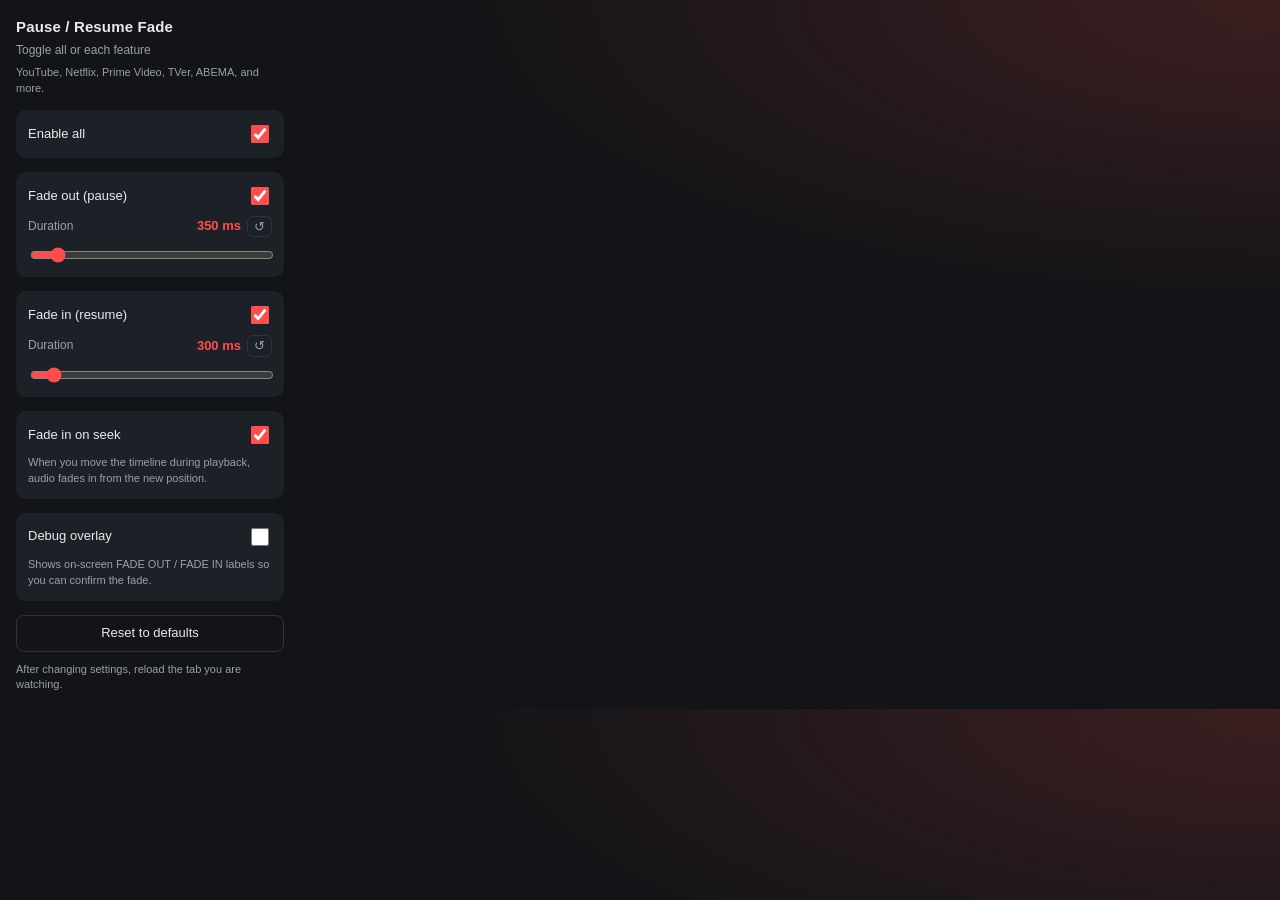
<file: extension/popup.html>
<!DOCTYPE html>
<html>
  <head>
    <meta charset="UTF-8" />
    <meta name="viewport" content="width=device-width, initial-scale=1" />
    <title data-i18n="extName">Pause Resume Audio Fade</title>
    <link rel="stylesheet" href="popup.css" />
  </head>
  <body>
    <header>
      <h1 data-i18n="popupHeading">Pause / Resume Fade</h1>
      <p class="sub" data-i18n="popupSubtitle">Toggle all or each feature</p>
      <p class="sub sites" data-i18n="sitesNote">YouTube, Netflix, Prime Video, TVer, ABEMA, and more.</p>
    </header>

    <aside class="promo" id="macPromo" hidden>
      <button type="button" class="promo-close" id="macPromoClose" aria-label="Dismiss" title="Dismiss">&times;</button>
      <p class="promo-title" data-i18n="promoTitle">Using a Mac?</p>
      <p class="promo-text" data-i18n="promoText">The new Mac app fades audio in every app, not just the browser (macOS 14.2+). Once it's installed, you can turn this extension off.</p>
      <a class="promo-cta" href="https://github.com/Blackphi6/pause-resume-audio-fade-mac/releases/latest" target="_blank" rel="noopener noreferrer" data-i18n="promoCta">Get the Mac app</a>
    </aside>

    <label class="row toggle master">
      <span data-i18n="masterToggle">Enable all</span>
      <input type="checkbox" id="enabled" checked />
    </label>

    <section class="field" id="fadeOutSection">
      <label class="row toggle compact">
        <span data-i18n="fadeOutTitle">Fade out (pause)</span>
        <input type="checkbox" id="fadeOutEnabled" checked />
      </label>
      <span class="label-row">
        <span class="muted" data-i18n="durationLabel">Duration</span>
        <span class="value-group">
          <strong id="fadeOutLabel">350 ms</strong>
          <button type="button" class="reset-one" id="resetFadeOut" aria-label="Reset to defaults" title="Reset to defaults">&#8634;</button>
        </span>
      </span>
      <input type="range" id="fadeOutMs" min="100" max="3000" step="50" value="350" />
    </section>

    <section class="field" id="fadeInSection">
      <label class="row toggle compact">
        <span data-i18n="fadeInTitle">Fade in (resume)</span>
        <input type="checkbox" id="fadeInEnabled" checked />
      </label>
      <span class="label-row">
        <span class="muted" data-i18n="durationLabel">Duration</span>
        <span class="value-group">
          <strong id="fadeInLabel">300 ms</strong>
          <button type="button" class="reset-one" id="resetFadeIn" aria-label="Reset to defaults" title="Reset to defaults">&#8634;</button>
        </span>
      </span>
      <input type="range" id="fadeInMs" min="100" max="3000" step="50" value="300" />
    </section>

    <section class="field" id="seekSection">
      <label class="row toggle compact">
        <span data-i18n="seekTitle">Fade in on seek</span>
        <input type="checkbox" id="seekFadeInEnabled" checked />
      </label>
      <p class="feature-note" data-i18n="seekNote">
        When you move the timeline during playback, audio fades in from the new position.
      </p>
    </section>

    <section class="field" id="debugSection">
      <label class="row toggle compact">
        <span data-i18n="debugHudTitle">Debug overlay</span>
        <input type="checkbox" id="debugHud" />
      </label>
      <p class="feature-note" data-i18n="debugHudNote">
        Shows on-screen FADE OUT / FADE IN labels so you can confirm the fade.
      </p>
    </section>

    <button type="button" id="resetDefaults" class="reset" data-i18n="resetDefaults">Reset to defaults</button>

    <p class="hint" data-i18n="reloadHint">After changing settings, reload the tab you are watching.</p>
    <script src="popup.js"></script>
  </body>
</html>
</file>
<file: extension/popup.css>
:root {
  --bg: #121417;
  --panel: #1c2128;
  --text: #e8eaed;
  --muted: #9aa0a6;
  --accent: #ff4d4d;
  --track: #2d333b;
}

* {
  box-sizing: border-box;
}

body {
  margin: 0;
  width: 300px;
  padding: 16px;
  font: 13px/1.45 "Segoe UI", "Hiragino Sans", sans-serif;
  color: var(--text);
  background:
    radial-gradient(120% 80% at 100% 0%, rgba(255, 77, 77, 0.18), transparent 55%),
    var(--bg);
}

header {
  margin-bottom: 14px;
}

h1 {
  margin: 0;
  font-size: 15px;
  font-weight: 650;
  letter-spacing: 0.01em;
}

.sub {
  margin: 4px 0 0;
  color: var(--muted);
  font-size: 12px;
}

.sites {
  margin-top: 6px;
  font-size: 11px;
  line-height: 1.4;
}

.row,
.field {
  display: flex;
  flex-direction: column;
  gap: 8px;
  margin-bottom: 14px;
  padding: 12px;
  border-radius: 10px;
  background: var(--panel);
}

.toggle {
  flex-direction: row;
  align-items: center;
  justify-content: space-between;
}

.toggle.master {
  margin-bottom: 14px;
}

.toggle.compact {
  margin: 0;
  padding: 0;
  background: transparent;
  gap: 10px;
}

.field.is-dimmed {
  opacity: 0.45;
  pointer-events: none;
}

.muted {
  color: var(--muted);
  font-size: 12px;
}

.feature-note {
  margin: 0;
  color: var(--muted);
  font-size: 11px;
  line-height: 1.45;
}

.label-row {
  display: flex;
  align-items: center;
  justify-content: space-between;
  gap: 8px;
}

.label-row strong {
  font-variant-numeric: tabular-nums;
  color: var(--accent);
  font-weight: 650;
}

input[type="range"] {
  width: 100%;
  accent-color: var(--accent);
}

input[type="range"]:disabled {
  opacity: 0.35;
}

input[type="checkbox"] {
  width: 18px;
  height: 18px;
  accent-color: var(--accent);
  flex-shrink: 0;
}

.value-group {
  display: inline-flex;
  align-items: center;
  gap: 6px;
}

.reset-one {
  padding: 0 6px;
  border: 1px solid var(--track);
  border-radius: 6px;
  background: transparent;
  color: var(--muted);
  font: inherit;
  line-height: 1.5;
  cursor: pointer;
}

.reset-one:hover:not(:disabled) {
  border-color: var(--accent);
  color: var(--text);
}

.reset-one:disabled {
  opacity: 0.35;
  cursor: default;
}

.reset {
  width: 100%;
  margin-bottom: 10px;
  padding: 8px 12px;
  border: 1px solid var(--track);
  border-radius: 8px;
  background: transparent;
  color: var(--text);
  font: inherit;
  cursor: pointer;
}

.reset:hover:not(:disabled) {
  border-color: var(--accent);
}

.reset:disabled {
  opacity: 0.35;
  cursor: default;
}

.hint {
  margin: 0;
  color: var(--muted);
  font-size: 11px;
}

.promo {
  position: relative;
  display: flex;
  flex-direction: column;
  gap: 6px;
  margin-bottom: 14px;
  padding: 12px 28px 12px 12px;
  border: 1px solid #2e6fd6;
  border-radius: 10px;
  background: linear-gradient(135deg, rgba(46, 158, 255, 0.18), rgba(10, 99, 214, 0.18));
}

.promo[hidden] {
  display: none;
}

.promo-title {
  margin: 0;
  font-weight: 650;
}

.promo-text {
  margin: 0;
  color: var(--muted);
  font-size: 11px;
  line-height: 1.5;
}

.promo-cta {
  align-self: flex-start;
  padding: 5px 12px;
  border-radius: 6px;
  background: #2e9eff;
  color: #04182f;
  font-weight: 650;
  text-decoration: none;
}

.promo-cta:hover {
  background: #5ab4ff;
}

.promo-close {
  position: absolute;
  top: 4px;
  right: 6px;
  padding: 0 6px;
  border: 0;
  background: transparent;
  color: var(--muted);
  font-size: 18px;
  line-height: 1.4;
  cursor: pointer;
}

.promo-close:hover {
  color: var(--text);
}
</file>
